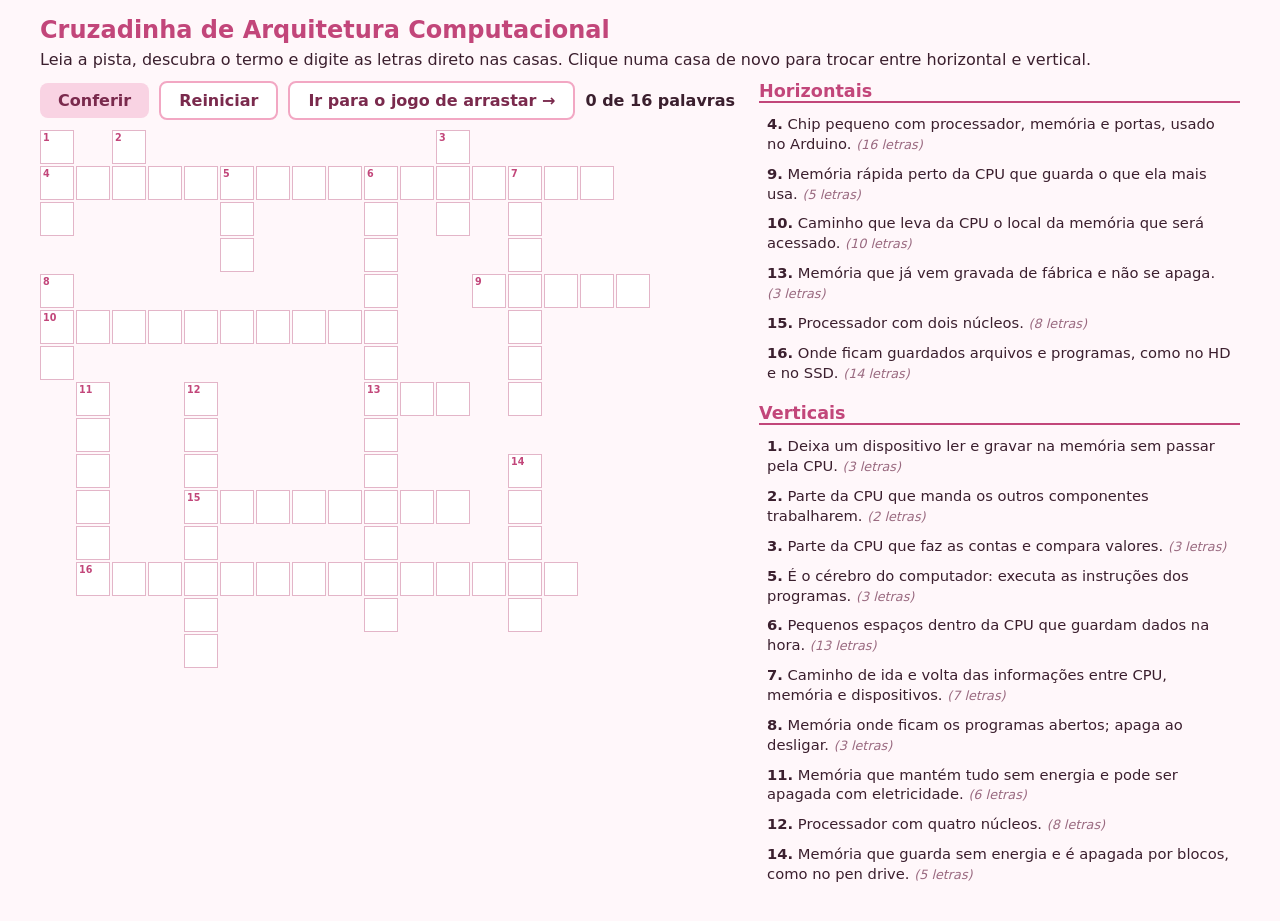
<file: index.html>
<!DOCTYPE html>
<html lang="pt-BR">
<head>
  <meta charset="UTF-8">
  <meta name="viewport" content="width=device-width, initial-scale=1">
  <title>Cruzadinha de Arquitetura Computacional</title>
  <link rel="stylesheet" href="style.css">
</head>
<body>
  <header>
    <h1>Cruzadinha de Arquitetura Computacional</h1>
    <p>Leia a pista, descubra o termo e digite as letras direto nas casas. Clique numa casa de novo para trocar entre horizontal e vertical.</p>
  </header>
  <main>
    <section class="jogo">
      <div class="barra">
        <button id="conferir" type="button">Conferir</button>
        <button id="reiniciar" type="button" class="sec">Reiniciar</button>
        <a class="btn-link" href="arrastar.html">Ir para o jogo de arrastar →</a>
        <strong id="placar" role="status" aria-live="polite"></strong>
      </div>
      <div class="rolagem"><div id="tabuleiro" aria-label="Tabuleiro da cruzadinha"></div></div>
    </section>
    <section class="pistas">
      <h2>Horizontais</h2><ol id="horizontais"></ol>
      <h2>Verticais</h2><ol id="verticais"></ol>
    </section>
  </main>
  <script src="script.js"></script>
</body>
</html>
</file>
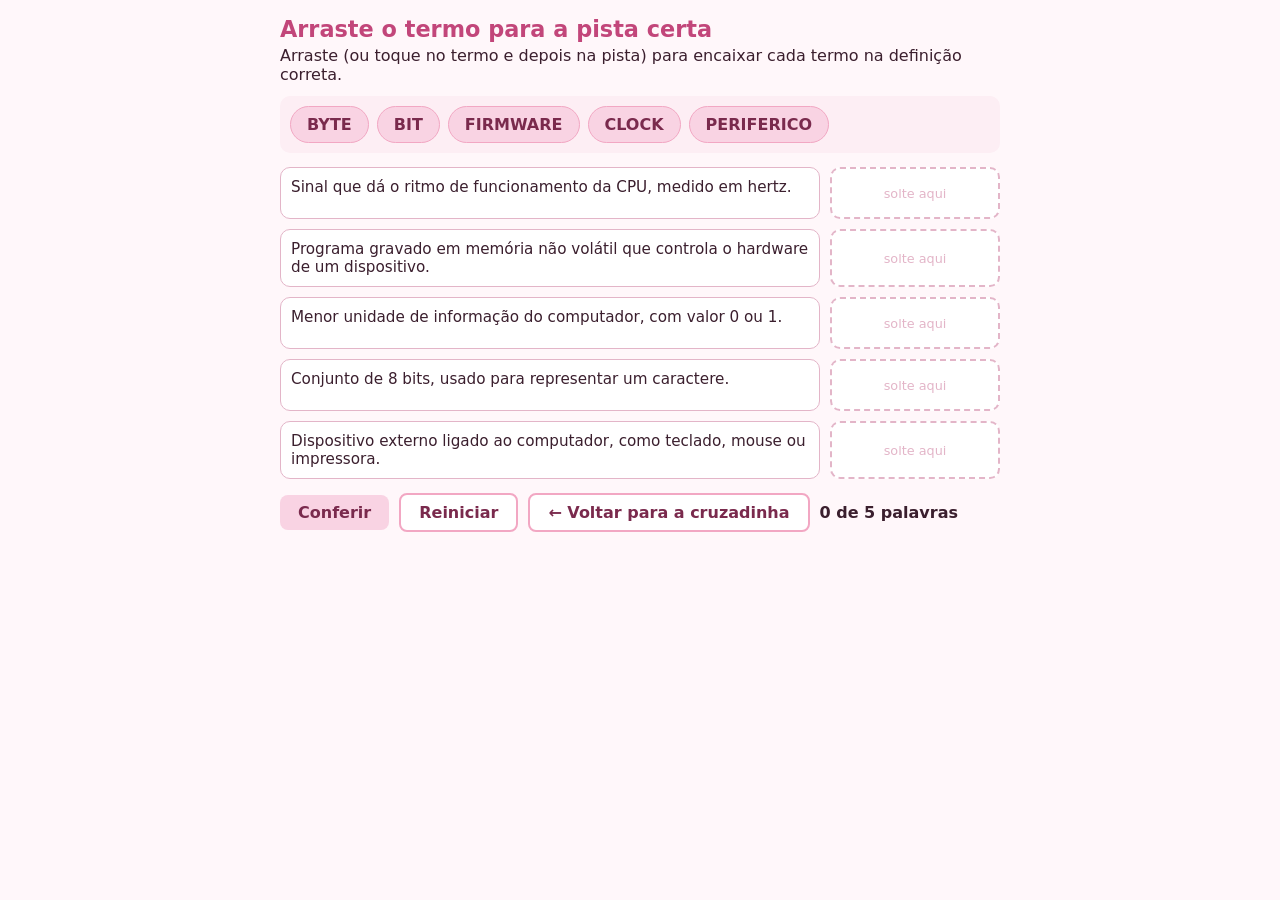
<file: arrastar.html>
<!DOCTYPE html>
<html lang="pt-BR">
<head>
<meta charset="UTF-8">
<meta name="viewport" content="width=device-width, initial-scale=1">
<title>Arrastar e Soltar - Arquitetura Computacional</title>
<style>
:root{--az:#c2467a;--ok:#2e9e5b;--no:#d6335c;--tx:#3b1f2e}
*{box-sizing:border-box}
body{margin:0;padding:16px;font-family:system-ui,Arial,sans-serif;background:#fff7fa;color:var(--tx)}
main{max-width:720px;margin:0 auto}
h1{font-size:1.4rem;color:var(--az);margin:0 0 4px}
p{margin:0 0 12px}
#banco{display:flex;flex-wrap:wrap;gap:8px;min-height:52px;padding:10px;background:#fdeef4;border-radius:10px;margin-bottom:14px}
.chip{padding:8px 16px;background:#f9d3e3;color:#7a2a4d;border:1.5px solid #f2a7c3;font-weight:700;border-radius:20px;cursor:grab;touch-action:none;user-select:none;position:relative;z-index:1}
.chip.sel{outline:3px solid #f5a623}
.chip.arrastando{z-index:10;opacity:.9;box-shadow:0 6px 16px #0004;cursor:grabbing}
.linha{display:flex;gap:10px;align-items:stretch;margin-bottom:10px}
.pista{flex:1;background:#fff;border:1.5px solid #e3b5c8;border-radius:10px;padding:10px;font-size:.95rem}
.zona{width:170px;min-height:52px;border:2px dashed #e3b5c8;border-radius:10px;display:flex;align-items:center;justify-content:center;background:#fff;color:#e3b5c8;font-size:.8rem}
.zona.certa{border:2px solid var(--ok);background:#c9f0d8}
.zona.errada{border:2px solid var(--no);background:#ffd3dd}
.barra{display:flex;gap:10px;align-items:center;flex-wrap:wrap;margin-top:14px}
button{font:inherit;font-weight:600;padding:8px 18px;border:0;border-radius:8px;background:#f9d3e3;color:#7a2a4d;cursor:pointer}
button.sec{background:#fff;color:#7a2a4d;border:2px solid #f2a7c3}
.btn-link{display:inline-block;font-weight:600;padding:8px 18px;border-radius:8px;background:#fff;color:#7a2a4d;border:2px solid #f2a7c3;text-decoration:none}
.btn-link:hover{background:#fdeef4}
@media(max-width:520px){.linha{flex-direction:column}.zona{width:100%}}
</style>
</head>
<body>
<main>
  <h1>Arraste o termo para a pista certa</h1>
  <p>Arraste (ou toque no termo e depois na pista) para encaixar cada termo na definição correta.</p>
  <div id="banco"></div>
  <div id="linhas"></div>
  <div class="barra">
    <button id="conferir" type="button">Conferir</button>
    <button id="reiniciar" type="button" class="sec">Reiniciar</button>
    <a class="btn-link" href="index.html">← Voltar para a cruzadinha</a>
    <strong id="placar" role="status" aria-live="polite"></strong>
  </div>
</main>
<script>
const ITENS = [
  {t: "CLOCK", p: "Sinal que dá o ritmo de funcionamento da CPU, medido em hertz."},
  {t: "FIRMWARE", p: "Programa gravado em memória não volátil que controla o hardware de um dispositivo."},
  {t: "BIT", p: "Menor unidade de informação do computador, com valor 0 ou 1."},
  {t: "BYTE", p: "Conjunto de 8 bits, usado para representar um caractere."},
  {t: "PERIFERICO", p: "Dispositivo externo ligado ao computador, como teclado, mouse ou impressora."}
];
const banco = document.getElementById("banco"), linhas = document.getElementById("linhas"), placar = document.getElementById("placar");
let selecionado = null;

ITENS.forEach(it => {
  const l = document.createElement("div"); l.className = "linha";
  l.innerHTML = '<div class="pista"></div><div class="zona" data-t="' + it.t + '">solte aqui</div>';
  l.querySelector(".pista").textContent = it.p;
  linhas.appendChild(l);
});
const zonas = [...document.querySelectorAll(".zona")];

function embaralhar() {
  [...ITENS].sort(() => Math.random() - .5).forEach(it => {
    const c = document.createElement("div"); c.className = "chip"; c.textContent = it.t; c.dataset.t = it.t;
    banco.appendChild(c); ativar(c);
  });
}
function colocar(chip, zona) {
  limpar();
  const ocupante = zona.querySelector(".chip");
  if (ocupante) banco.appendChild(ocupante);
  zona.textContent = ""; zona.appendChild(chip);
  desmarcar();
}
function devolver(chip) {
  const z = chip.parentElement;
  banco.appendChild(chip);
  if (z && z.classList.contains("zona") && !z.querySelector(".chip")) z.textContent = "solte aqui";
}
function desmarcar() { if (selecionado) selecionado.classList.remove("sel"); selecionado = null; }
function limpar() { zonas.forEach(z => z.classList.remove("certa", "errada")); placar.textContent = ""; }
function sobre(x, y) { return document.elementsFromPoint(x, y).find(e => e.classList.contains("zona") || e.id === "banco"); }

function ativar(chip) {
  chip.addEventListener("pointerdown", e => {
    e.preventDefault(); chip.setPointerCapture(e.pointerId);
    const x0 = e.clientX, y0 = e.clientY; let moveu = false;
    const mover = ev => {
      const dx = ev.clientX - x0, dy = ev.clientY - y0;
      if (Math.abs(dx) + Math.abs(dy) > 6) moveu = true;
      if (moveu) { chip.classList.add("arrastando"); chip.style.transform = `translate(${dx}px,${dy}px)`; }
    };
    const soltar = ev => {
      chip.removeEventListener("pointermove", mover); chip.removeEventListener("pointerup", soltar);
      chip.classList.remove("arrastando"); chip.style.transform = "";
      if (moveu) {
        const alvo = sobre(ev.clientX, ev.clientY), origem = chip.parentElement;
        if (alvo && alvo.classList.contains("zona")) {
          if (origem.classList.contains("zona") && alvo.querySelector(".chip")) {
            const outro = alvo.querySelector(".chip"); limpar(); origem.textContent = ""; origem.appendChild(outro); alvo.textContent = ""; alvo.appendChild(chip);
          } else colocar(chip, alvo);
        } else { limpar(); devolver(chip); }
      } else { // toque: seleciona
        desmarcar(); selecionado = chip; chip.classList.add("sel");
      }
    };
    chip.addEventListener("pointermove", mover); chip.addEventListener("pointerup", soltar);
  });
}
zonas.forEach(z => z.addEventListener("click", e => { if (selecionado && !e.target.classList.contains("chip")) colocar(selecionado, z); }));

document.getElementById("conferir").addEventListener("click", () => {
  limpar(); let ok = 0;
  zonas.forEach(z => {
    const c = z.querySelector(".chip");
    if (!c) return;
    const certo = c.dataset.t === z.dataset.t;
    z.classList.add(certo ? "certa" : "errada"); if (certo) ok++;
  });
  placar.textContent = ok + " de " + ITENS.length + " palavras" + (ok === ITENS.length ? " 🎉 Parabéns!" : "");
});
document.getElementById("reiniciar").addEventListener("click", () => {
  limpar(); desmarcar();
  zonas.forEach(z => { const c = z.querySelector(".chip"); if (c) devolver(c); z.textContent = "solte aqui"; });
  placar.textContent = "0 de " + ITENS.length + " palavras";
});
embaralhar();
placar.textContent = "0 de " + ITENS.length + " palavras";
</script>
</body>
</html>
</file>
<file: style.css>
:root{--cel:34px;--bg:#fff7fa;--tx:#3b1f2e;--az:#c2467a;--ok:#2e9e5b;--no:#d6335c;--bd:#e3b5c8;--sel:#fde4ee}
*{box-sizing:border-box}
body{margin:0;font-family:system-ui,Arial,sans-serif;background:var(--bg);color:var(--tx);padding:16px}
header{max-width:1200px;margin:0 auto 12px}
h1{margin:0 0 6px;font-size:1.5rem;color:var(--az)}
header p{margin:0}
main{max-width:1200px;margin:0 auto;display:flex;gap:24px;flex-wrap:wrap;align-items:flex-start}
.jogo{flex:0 1 auto;max-width:100%}
.barra{display:flex;gap:10px;align-items:center;flex-wrap:wrap;margin-bottom:10px}
button{font:inherit;font-weight:600;padding:8px 18px;border:0;border-radius:8px;background:#f9d3e3;color:#7a2a4d;cursor:pointer}
button.sec{background:#fff;color:#7a2a4d;border:2px solid #f2a7c3}
button:focus-visible{outline:3px solid #f5a623}
#placar{color:var(--tx)}
.rolagem{overflow-x:auto;padding-bottom:6px}
#tabuleiro{display:grid;gap:2px;width:max-content}
.vazia{width:var(--cel);height:var(--cel)}
.celula{position:relative;width:var(--cel);height:var(--cel);background:#fff;border:1.5px solid var(--bd)}
.celula input{width:100%;height:100%;border:0;background:transparent;text-align:center;text-transform:uppercase;font:700 1.1rem system-ui;color:var(--tx);padding:6px 0 0;caret-color:transparent;cursor:pointer}
.celula input:focus{outline:none}
.num{position:absolute;top:1px;left:2px;font-size:.6rem;font-weight:700;color:var(--az);pointer-events:none}
.celula.ativa{background:var(--sel)}
.celula.foco{background:#ffe29a}
.celula.certa{background:#c9f0d8;border-color:var(--ok)}
.celula.errada{background:#ffd3dd;border-color:var(--no)}
.pistas{flex:1 1 320px;min-width:280px}
.pistas h2{margin:0 0 6px;font-size:1.1rem;color:var(--az);border-bottom:2px solid var(--az)}
.pistas ol{list-style:none;margin:0 0 16px;padding:0}
.pistas li{padding:5px 8px;border-radius:6px;cursor:pointer;line-height:1.35;font-size:.92rem}
.pistas li:hover{background:#fdeef4}
.pistas li em{color:#9a6a80;font-size:.8rem}
.pistas li.sel{background:var(--sel)}
.pistas li.ok{border-left:5px solid var(--ok)}
.pistas li.erro{border-left:5px solid var(--no)}
.pistas li.ok .marca::after{content:" ✔ certa";color:var(--ok);font-style:normal;font-weight:700}
.pistas li.erro .marca::after{content:" ✘ errada";color:var(--no);font-style:normal;font-weight:700}
@media(max-width:600px){:root{--cel:28px}.celula input{font-size:.95rem}}
.btn-link{display:inline-block;font-weight:600;padding:8px 18px;border-radius:8px;background:#fff;color:#7a2a4d;border:2px solid #f2a7c3;text-decoration:none}
.btn-link:hover{background:#fdeef4}
</file>
